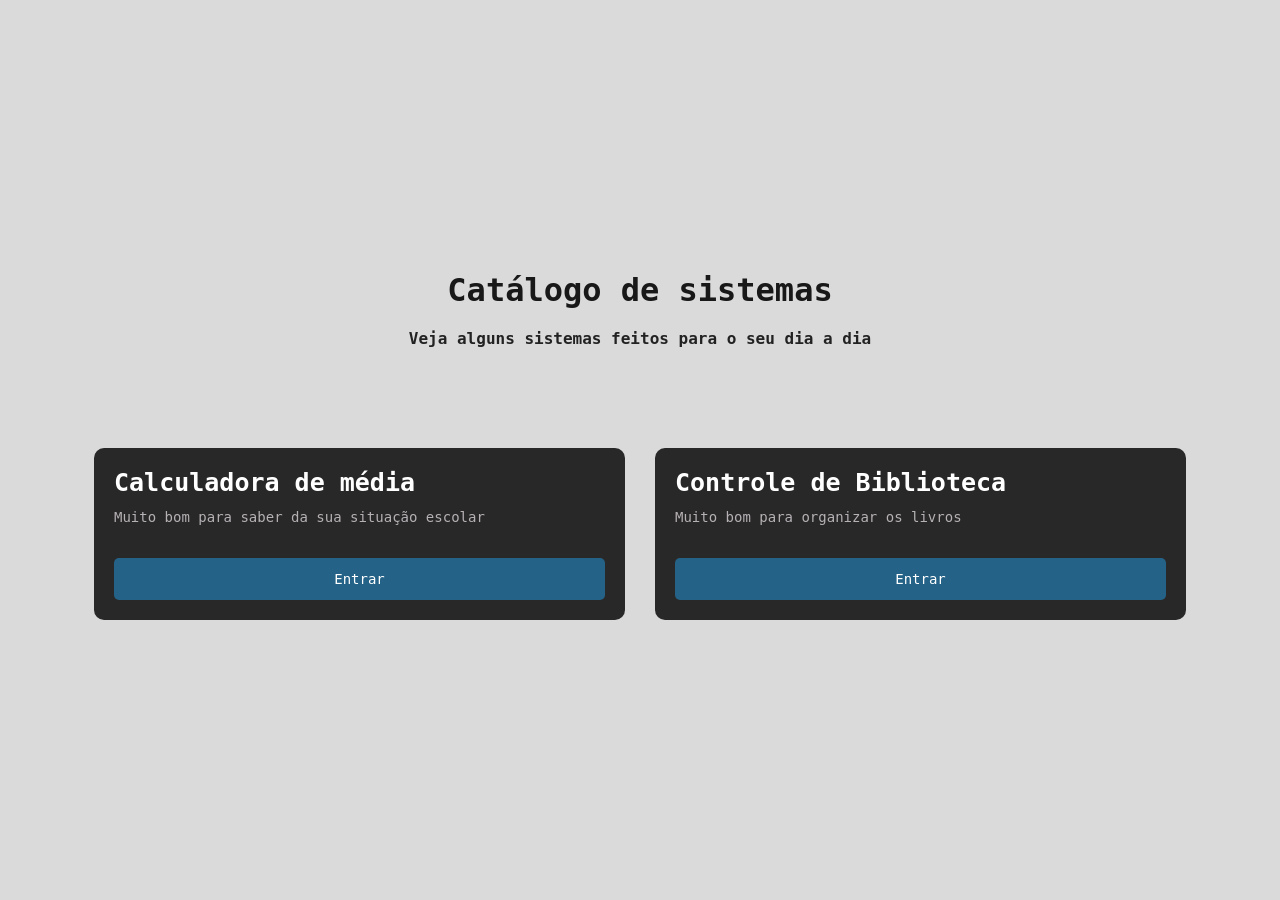
<file: index.html>
<!DOCTYPE html>
<html lang="pt-br">
<head>
    <meta charset="UTF-8">
    <meta name="viewport" content="width=device-width, initial-scale=1.0">
    <link rel="stylesheet" href="CSS/style.css">
    <script src="JS/script.js"></script>
    <title>Início</title>
</head>
<body>
    <div class="cabecalho">
       <h1>Catálogo de sistemas</h1>
       <p>Veja alguns sistemas feitos para o seu dia a dia</p>
    </div>

    <div class="containerSistemas" id="containerSistemas">
     
    </div>
</body>
</html>
</file>
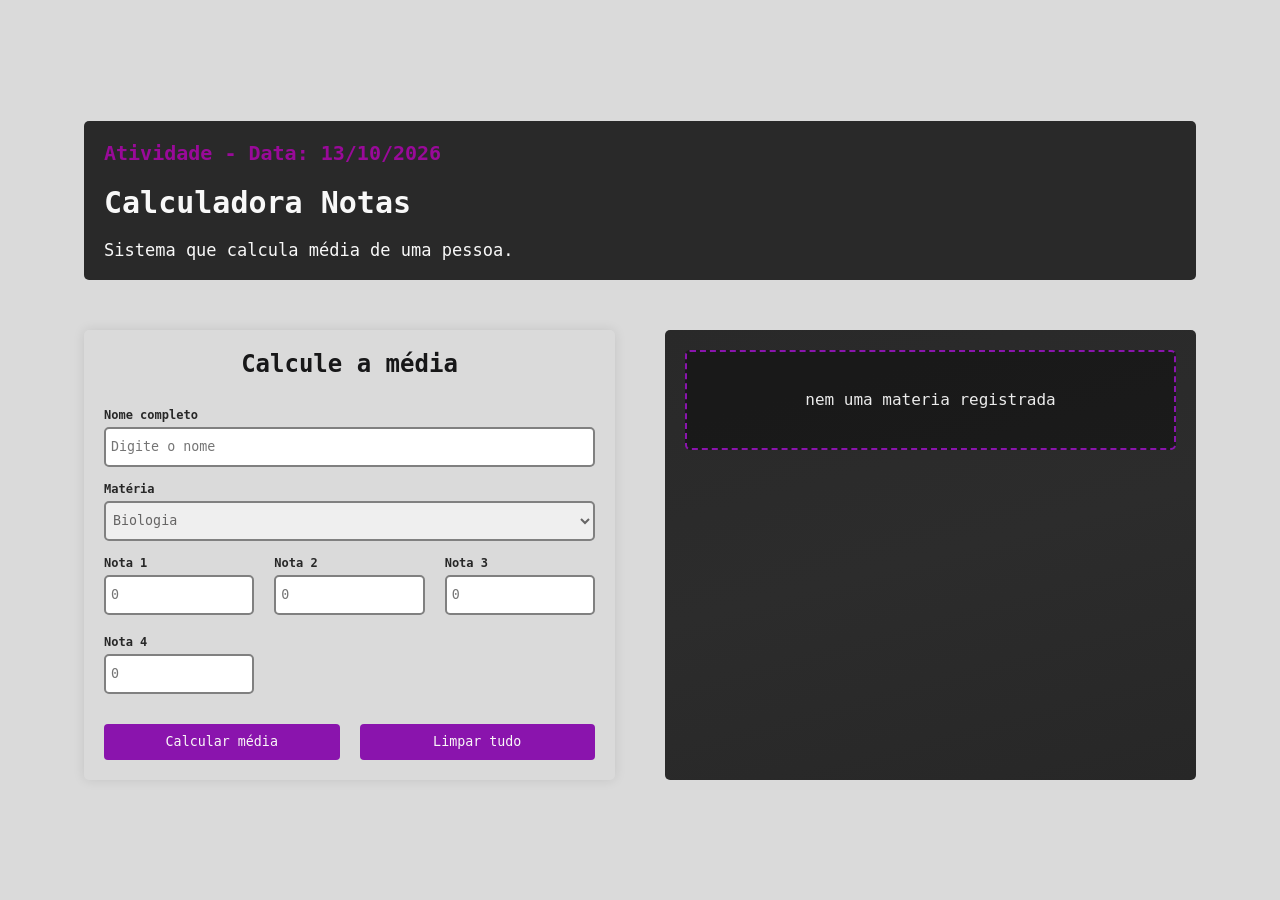
<file: Paginas/CalculadoraNotas.html>
<!DOCTYPE html>
<html lang="pt-br">

<head>
    <meta charset="UTF-8">
    <meta name="viewport" content="width=device-width, initial-scale=1.0">
    <link rel="stylesheet" href="../CSS/CalculadoraNotas.css">
    <script src="../JS/CalculadoraNotas.js" defer></script>
    <title>Calculadora de notas</title>
</head>

<body>

    <div class="containerSite">
        <div class="CabecalhoSite">
            <div class="Data">
                <h3>Atividade - Data: 13/10/2026</h3>
            </div>
            <h1>Calculadora Notas</h1>
            <p>Sistema que calcula média de uma pessoa.</p>
        </div>

        <div class="containerSistema">
            <form id="formulario">
                <div class="titulo">
                    <h2>Calcule a média</h2>
                </div>
                <div class="inputs">
                    <div class="input">
                        <label for="nomeAluno">Nome completo</label>
                        <input type="text" placeholder="Digite o nome" id="nomeAluno">
                    </div>
                    <div class="Select">
                        <label for="materiaAluno">Matéria</label>
                        <select name="materias" id="materias">
                            <option value="biologia">Biologia</option>
                            <option value="filosofia">Filosofia</option>
                            <option value="quimica">Química</option>
                            <option value="matematica">Matemática</option>
                            <option value="fisica">Física</option>
                            <option value="portugues">Português</option>
                            <option value="redacao">Redação</option>
                            <option value="geografia">Geografia</option>
                            <option value="historia">História</option>
                            <option value="sociologia">Sociologia</option>
                        </select>
                    </div>
                    <div class="inputQuadruplo">
                        <div class="input">
                            <label for="nota1">Nota 1</label>
                            <input type="number" id="nota1" placeholder="0">
                        </div>
                        <div class="input">
                            <label for="nota2">Nota 2</label>
                            <input type="number" id="nota2" placeholder="0">
                        </div>
                        <div class="input">
                            <label for="nota3">Nota 3</label>
                            <input type="number" id="nota3" placeholder="0">
                        </div>
                        <div class="input">
                            <label for="nota4">Nota 4</label>
                            <input type="number" id="nota4" placeholder="0">
                        </div>
                    </div>
                </div>

                <div class="botoes">
                    <button id="enviarBtn">Calcular média</button>
                    <button id="limparTudo">Limpar tudo</button>
                </div>
            </form>

            <div class="containerMaterias" id="ContainerMateriasRegistradas">
                <div class="cardSemNada">
                    <p>nem uma materia registrada</p>
                </div>
            </div> 
        </div>
    </div>
</body>

</html>
</file>
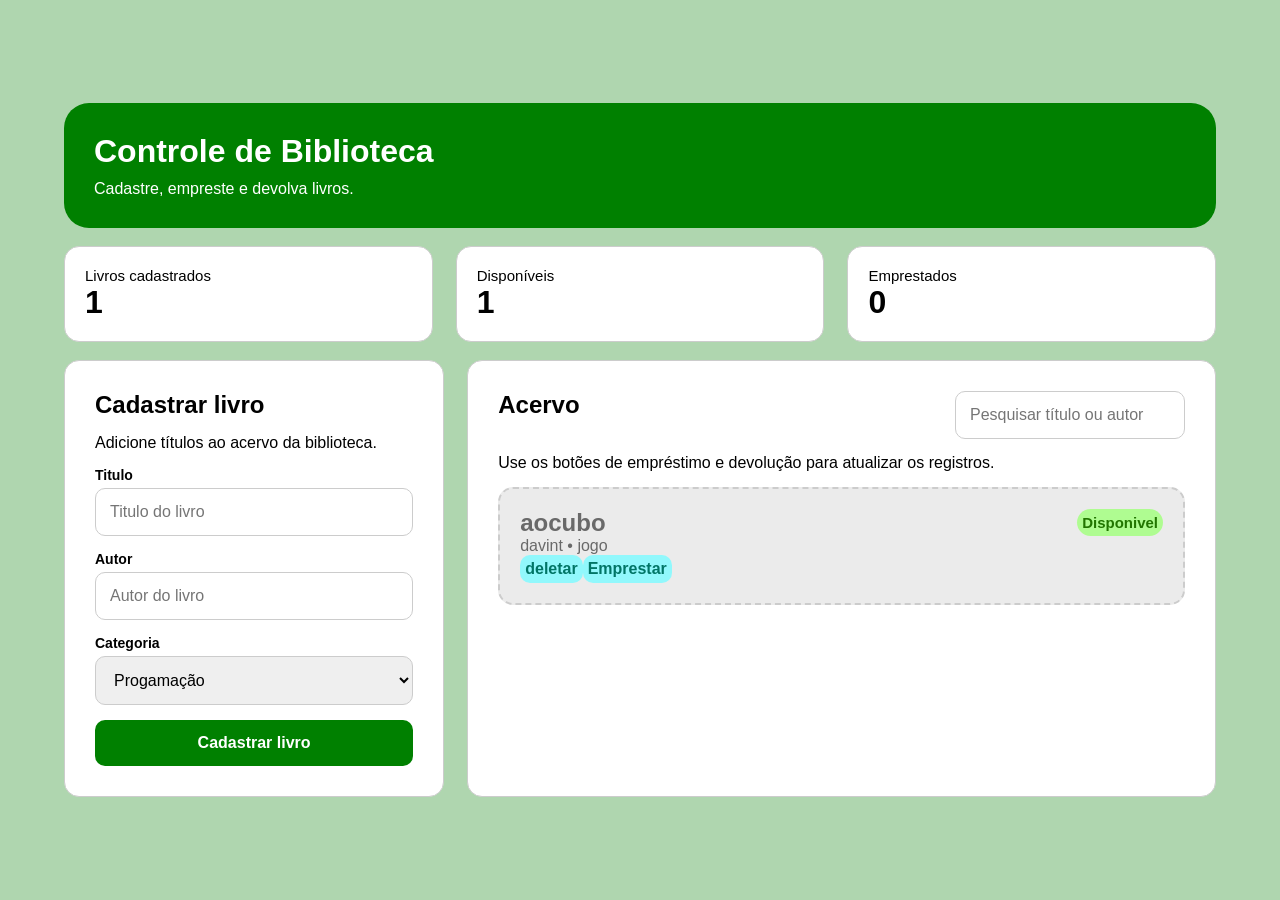
<file: Paginas/ControleBiblioteca.html>
<!DOCTYPE html>
<html lang="pt-br">

<head>
    <meta charset="UTF-8">
    <meta name="viewport" content="width=device-width, initial-scale=1.0">
    <link rel="stylesheet" href="../CSS/ControleBiblioteca.css">
    <script src="../JS/ControleBiblioteca.js" defer></script>
    <title>Controle de Biblioteca</title>
</head>

<body>
    <main>
        <div class="containerTitulo">
            <h1>Controle de Biblioteca</h1>
            <p>Cadastre, empreste e devolva livros.</p>
        </div>
        <div class="cardsInfoContainer">
            <div class="cardInfo">
                <h6>Livros cadastrados</h6>
                <h1 id="numLivrosCastrados">0</h1>
            </div>
            <div class="cardInfo">
                <h6>Disponíveis</h6>
                <h1 id="numDisponiveis">0</h1>
            </div>
            <div class="cardInfo">
                <h6>Emprestados</h6>
                <h1 id="numEmprestados">0</h1>
            </div>
        </div>
        <div class="cardsManageContainer">


            <div class="cardManage" id="form">
                <h2>Cadastrar livro</h2>
                <p>Adicione títulos ao acervo da biblioteca.</p>

                <div class="inputContainer">
                    <label for="inputTitulo">Titulo</label>
                    <input type="text" id="inputTitulo" placeholder="Titulo do livro">
                </div>

                <div class="inputContainer">
                    <label for="inputAutor">Autor</label>
                    <input type="text" id="inputAutor" placeholder="Autor do livro">
                </div>

                <div class="selectContainer">
                    <label for="selectCategoria">Categoria</label>
                    <select name="categoria" id="selectCategoria">
                        <option value="Progamacao">Progamação</option>
                        <option value="Rede">Rede</option>
                        <option value="Design">Design</option>
                        <option value="Outros">Outros</option>
                    </select>
                </div>
                <button type="button" onclick="addBook()">Cadastrar livro</button>
            </div>
            <div class="cardShow">
                <div class="cardShowTop">
                    <h2>Acervo</h2>
                    <input type="text" id="pesquisa" placeholder="Pesquisar título ou autor">
                </div>
                <p>Use os botões de empréstimo e devolução para atualizar os registros.</p>
                <div class="showSearch">
                    <p>Nenhum livro encontrado.</p>
                    <!-- <div class="cardLivro">
                        <div class="cardShowTop">
                            <div class="showSearchInfo">
                                <h2>titulo</h2>
                                <p>Autor • classe</p>
                                <p>Com: nome • Devolver até 00/00/0000</p>

                            </div>
                            <p id="statusTrue">Disponivel</p>
                             <p id="statusFalse">Emprestado</p>
                        </div>
                        <button>deletar</button>
                        <button>Emprestar</button>
                        <button>registar devolucao</button>
                    </div> -->
                </div>
            </div>
        </div>
    </main>
</body>

</html>
</file>
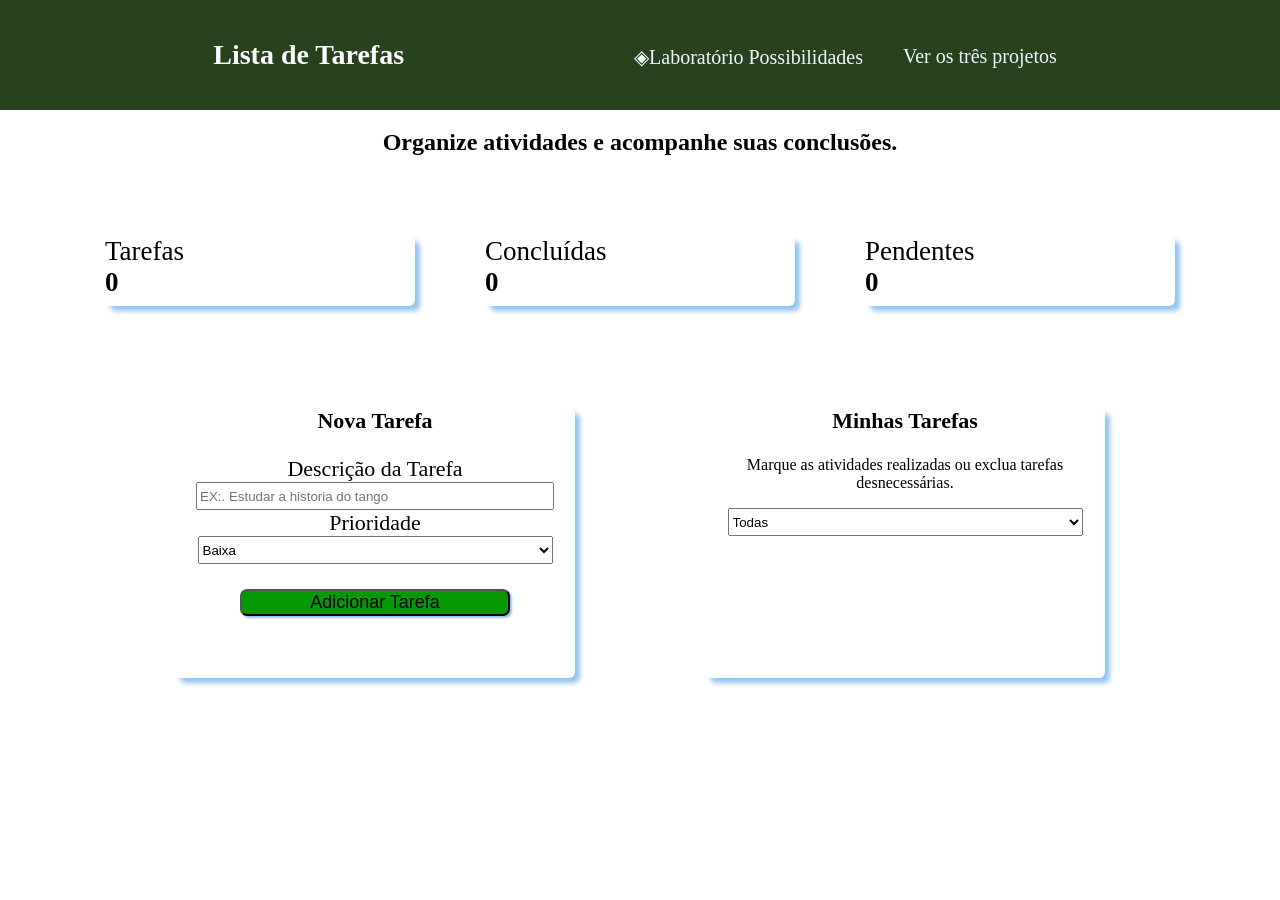
<file: Paginas/docinho.html>
<!DOCTYPE html>
<html lang="en">

<head>
    <meta charset="UTF-8">
    <meta name="viewport" content="width=device-width, initial-scale=1.0">
    <title>Lista de Tarefa</title>
    <link rel="stylesheet" href="../CSS/docinho.css">
     
</head>

<body>
    <header>  
         <h1>Lista de Tarefas</h1>
        <a href="">◈Laboratório Possibilidades</a>
        <a href="">Ver os três projetos</a>
    </header>
    <h2>Organize atividades e acompanhe suas conclusões.</h2>
      <main class="loc">

    <div class="lulu">
      
           
            <div class="rut">
                <span>Tarefas</span><br>
                <strong id="t-total">0</strong>
            </div>

             <div class="rut">
                <span>Concluídas</span><br>
                <strong id="t-feit">0</strong>
            </div>

             <div class="rut">
                <span>Pendentes</span><br>
                <strong id="t-pend">0</strong>
            </div>
        </div>
        <div class="luc">
           
            <section class="tuctuc">
               <form class="blue" id="truc-form">
                

                <div class="fiel">
                     <h3>Nova Tarefa</h3>
                     <label for="tarefa">Descrição da Tarefa</label>
                <input type="text" id="tarefa" placeholder="EX:. Estudar a historia do tango" required><br>
                     <label for="prior">Prioridade</label><br>
                     <select name="pri" id="prior" required>
                        <option value="Baixa">Baixa</option>
                        <option value="Média">Média</option>
                        <option value="Alta">Alta</option>
                     </select>
                    
                              <button type="submit">Adicionar Tarefa</button>
                     </div>
                    
            </form>
            </section>
            <section class="tactac">
                <div class="fiel">
                  <h3>Minhas Tarefas</h3>
                   <p class="intro">Marque as atividades realizadas ou exclua tarefas desnecessárias.</p>
                <select name="ta" id="filtro" class="love">
                    <option value="todas">Todas</option>
                    <option value="pend">Pendentes</option>
                    <option value="concl">Concluída</option>
                </select>
                </div>
                

                    <div id="lista" class="itens"></div>
            </section>
            <script src="../JS/docinho.js"></script>
         
        </div>
        </main>
       
    </div>


</body>

</html>
</file>
<file: CSS/style.css>
@import url('https://fonts.googleapis.com/css2?family=Roboto+Mono:ital,wght@0,100..700;1,100..700&display=swap');

* {
    margin: 0;
    padding: 0;
    box-sizing: border-box;
    font-family: "RobotoMono", monospace;
}

body {
    background-color: #dadada;
    min-height: 100vh;
    display: flex;
    flex-direction: column;
    gap: 50px;
    justify-content: center;
}

.cabecalho {
    padding: 20px;
    width: 100%;
    justify-content: center;
    align-items: center;
    display: flex;
    flex-direction: column;
    gap: 20px;
}

.cabecalho h1 {
    color: #181818;
}

.cabecalho p {
    color: #222222;
    font-weight: 700;
}

.containerSistemas {
    width: 90%;
    margin: 0 auto;
    padding: 30px;
    gap: 30px;
    display: grid;
    grid-template-columns: repeat(auto-fit, minmax(365px, 1fr));
}

.cardSistema {
    width: 100%;
    min-height: 170px;
    background-color: #292828;
    display: flex;
    flex-direction: column;
    justify-content: space-between;
    padding: 20px;
    gap: 30px;
    border-radius: 10px;
    transition: 0.5s;
}

.cardSistema:hover {
    transform: translateY(-3px);
}

.cabecalhoCard {
    width: 100%;
    display: flex;
    flex-direction: column;
    gap: 10px;
    color: #dadada;
}

.cabecalhoCard h2 {
    color: #ffffff;
    font-size: 25px;
}

.cabecalhoCard p {
    color: #b5b1b5;
    font-size: 14px;
    line-height: 1.5;
}

.botoes {
    height: 42px;
    width: 100%;
}

.botoes a {
    width: 100%;
    height: 100%;
    display: flex;
    justify-content: center;
    align-items: center;
    background-color: #246387;
    color: #ffffff;
    text-decoration: none;
    font-weight: 500;
    font-size: 14px;
    border-radius: 5px;
    transition: 0.5s;
}

.botoes a:hover {
    background-color: #125f6d;
    transform: translateY(-2px);
}
</file>
<file: CSS/CalculadoraNotas.css>
@import url('https://fonts.googleapis.com/css2?family=Roboto+Mono:ital,wght@0,100..700;1,100..700&display=swap');

* {
    margin: 0;
    padding: 0;
    box-sizing: border-box;
    font-family: "RobotoMono", monospace;
}

:root {
    --fundo-body: #dadada;
    --Titulo: #f8f8f8;
    --tituloSecundario: #eeeaea;
}

body {
    min-height: 100vh;
    display: flex;
    flex-direction: column;
    justify-content: center;
    align-items: center;
    background-color: var(--fundo-body);
}

.containerSite {
    width: 90%;
    max-width: 1200px;
    min-height: 100px;
    display: flex;
    flex-direction: column;
    gap: 50px;
    padding: 20px;
}

.CabecalhoSite {
    width: 100%;
    background-color: #292929;
    display: flex;
    flex-direction: column;
    gap: 20px;
    border-radius: 5px;
    padding: 20px;
}

.CabecalhoSite .Data {
    width: 100%;
    display: flex;
    justify-content: flex-start;
}

.CabecalhoSite .Data h3 {
    color: rgb(153, 10, 153);
    font-size: 20px;
}

.CabecalhoSite h1 {
    color: var(--Titulo);
    font-size: 30px;
}

.CabecalhoSite p {
    color: var(--Titulo);
    font-size: 17px;
}

.containerSistema {
    width: 100%;
    min-height: 100px;
    display: flex;
    align-items: stretch;
    justify-content: space-between;
    flex-wrap: wrap;
    gap: 50px;
}

form {

    flex: 1 1 350px;
    min-height: 450px;
    display: flex;
    justify-content: center;
    flex-direction: column;
    gap: 30px;
    box-shadow: 0 0 12px rgba(0, 0, 0, 0.103);
    padding: 20px;
    border-radius: 5px;
}

form .titulo {
    text-align: center;
    color: #171718;
}

.inputs {
    width: 100%;
    display: flex;
    flex-direction: column;
    gap: 15px;
}

.input,
.Select {
    width: 100%;
    display: flex;
    flex-direction: column;
    gap: 5px;
}

.Select select {
    height: 40px;
    padding: 3px;
    border-radius: 5px;
    border: 2px solid grey;
    outline: none;
    transition: 0.5s;
    color: #666565;
}

.input input {
    height: 40px;
    padding: 5px;
    border-radius: 5px;
    border: 2px solid grey;
    outline: none;
    transition: 0.5s;
    color: #666565;
}

.input input:hover,
.Select select:hover {
    box-shadow: 0 0px 0px 2px #2020202f;
}

.input input:focus,
.Select select:focus {
    box-shadow: 0 0px 0px 2px #640b6450;
}

.input label,
.Select label {
    font-size: 12px;
    color: #272727;
    font-weight: bold;
}

.inputQuadruplo {
    width: 100%;
    justify-content: flex-start;
    align-items: center;
    gap: 20px;
    display: grid;
    grid-template-columns: repeat(auto-fit, minmax(120px, 1fr));
}

.botoes {
    width: 100%;
    gap: 20px;
    display: grid;
    grid-template-columns: repeat(auto-fit, minmax(40%, 1fr));
}

.botoes button {
    height: 36px;
    border-radius: 4px;
    border: none;
    background-color: #8a14ad;
    color: #faf8f8;
    transition: 0.5s;
}

.botoes button:hover {
    transform: translateY(-2px);
}

.containerMaterias {

    flex: 1 1 350px;
    border-radius: 5px;
    gap: 20px;
    background: linear-gradient(165deg, #292929, #2c2c2c, #272727);
    height: 450px;
    overflow-y: auto;
    overflow-x: hidden;
    padding: 20px;
    display: flex;
    flex-direction: column;
    justify-content: flex-start;
    align-items: center;
    transition: 0.5s;
}

.card {
    width: 100%;
    min-height: 120px;
    display: flex;
    padding: 10px;
    justify-content: flex-start;
    align-items: stretch;
    border-radius: 5px;
    gap: 15px;
    background-color: #f7f7f7;
    transition: 0.5s;
}

.card:hover {
    transform: translateY(-2px);
}

.card .imagem {
    width: 30%;
    display: flex;
    justify-content: center;
    align-items: stretch;
}

.card .imagem img {
    width: 100%;
    object-fit: cover;
}

.card .InformacaoMateria {
    width: 70%;
    justify-content: space-between;
    display: flex;
    flex-direction: column;
}

.card .InformacaoMateria h2 {
    font-size: 20px;
    color: #8a14ad;
}

.card .InformacaoMateria p {
    font-size: 12px;
    color: #555454;
}

.cardSemNada {
    width: 100%;
    height: 100px;
    display: flex;
    justify-content: center;
    align-items: center;
    border-radius: 5px;
    border: 2px dashed #8a14ad;
    background-color: #00000062;
}

.cardSemNada p {
    color: #ebebeb;
}
</file>
<file: CSS/ControleBiblioteca.css>
* {
    font-family: Arial, Helvetica, sans-serif;
    margin: 0;
    padding: 0;
}


body {
    background-color: rgb(175, 214, 175);
}

main {
    min-height: 100vh;
    display: flex;
    flex-direction: column;
    justify-content: center;
    align-items: center;
    gap: 2vh;


}

h6 {
    font-size: 15px;
    font-weight: 100;
}

.containerTitulo {
    display: flex;
    width: 90%;
    flex-direction: column;
    gap: 10px;
    padding: 30px;
    border-radius: 25px;
    background-color: green;
    color: white;
    box-sizing: border-box;
}

.cardsInfoContainer {
    width: 90%;
    display: flex;
    justify-content: space-between;

}

.cardInfo {

    display: flex;
    flex-direction: column;
    padding: 20px;
    box-sizing: border-box;
    min-width: 32%;
    background-color: white;
    border-radius: 15px;
    border: 1px solid #ccc;
}

.cardsManageContainer {
    display: flex;
    width: 90%;
    justify-content: space-between;
}

.cardManage {
    display: flex;
    flex-direction: column;
    gap: 15px;
    padding: 30px;
    box-sizing: border-box;
    min-width: 33%;
    height: min-content;
    background-color: white;
    border-radius: 15px;
    border: 1px solid #ccc;
}

.inputContainer {
    display: flex;
    flex-direction: column;
    gap: 5px;
}

label {
    font-size: 14px;
    font-weight: bold;
}

input {
    padding: 14px;
    border: 1px solid #ccc;
    border-radius: 10px;
    font-size: 16px;
}

.selectContainer {
    display: flex;
    flex-direction: column;
    gap: 5px;
}

select {
    padding: 14px;
    border: 1px solid #ccc;
    border-radius: 10px;
    font-size: 16px;
}

button {
    padding: 14px;
    border: none;
    background-color: green;
    border-radius: 10px;
    color: white;
    font-size: 16px;
    font-weight: bold;
    transition: 0.5s;
}

button:active {
    transform: translateY(-2px);
    background-color: rgb(0, 100, 0);
}

.cardShow {
    display: flex;
    flex-direction: column;
    gap: 15px;
    padding: 30px;
    box-sizing: border-box;
    min-width: 65%;
    background-color: white;
    border-radius: 15px;
    border: 1px solid #ccc;
}

.cardShowTop {
    width: 100%;
    display: flex;
    justify-content: space-between;
}

.showSearch {
    display: flex;
    flex-direction: column;
    justify-content: center;
    align-items: center;
    gap: 15px;
    padding: 20px;
    box-sizing: border-box;
    min-width: 32%;
    min-height: 100px;
    background-color: #ebebeb;
    border-radius: 15px;
    border: 2px solid #ccc;
    border-style: dashed;
    font-size: 16px;
    color: #696969;
}

.cardLivro{
    width: 100%;
}

#statusTrue{
    display: inline-block;
    font-size: 15px;
    padding: 5px;
    height: min-content;
    color: rgb(34, 117, 1);
    font-weight: bold;
    border-radius: 100px;
    background-color: rgba(168, 255, 134, 0.877);
}

#statusFalse{
    display: inline-block;
    font-size: 15px;
    padding: 5px;
    height: min-content;
    color: rgb(117, 109, 1);
    font-weight: bold;
    border-radius: 100px;
    background-color: rgba(255, 253, 134, 0.877);
}

.cardLivro button{
    padding: 5px;
     color: rgb(1, 117, 102);
     background-color: rgba(134, 251, 255, 0.877);
}
</file>
<file: CSS/docinho.css>
body{
    margin: 0;
   
}

header {
    background-color: #27421c; 
    color: #ffffff; 
    padding: 20px 10px; 
    font-size: 14px;  
    display: flex;
    justify-content: center;
    gap: 20px;

}
h1{
    padding-right: 200px;
}

 a {
    color:aliceblue ; 
    text-decoration: none;
    margin: 0 10px;
    margin-top: 25px;
    font-size: 20px;
   
}

 a:hover {
    text-decoration: none;
}
h2{
    align-items: center;
    display: flex;
    justify-content: center;
}
.lulu{
   display: flex; 
 justify-content: center;
 gap: 70px;
 margin-top: 80px;
  
}
.rut{
    width: 310px;
    height: 70px;
    box-shadow: 5px 5px 5px rgb(145, 196, 240);
    border-radius: 6px;
    font-size: 27px;
   
}

.rut:hover{
 transform: scale(1.05);
}

.luc{
   display: flex; 
 justify-content: center;
 gap: 130px;
 margin-top: 80px;

  
}
.fiel{
    width: 400px;
    height: 270px;
     box-shadow: 5px 5px 5px  rgb(145, 196, 240);
    border-radius: 6px;
   text-align: center;
   
}

button{
    font-size: 18px;
      margin-top: 25px;
    border-radius: 7px;
    background-color: #069906;
    box-shadow: 2px 2px 2px rgb(145, 196, 240);
 width: 270px;
}
button:hover{
    background-color: rgba(3, 51, 114, 0.829);
}

.fiel:hover{
 transform: scale(1.05);
}
h3{
    font-size: 22px;
}
label{
    font-size: 22px;
}
input{
     width: 350px;
     height: 22px;
}
select{
    width: 355px;
    height: 28px;
}
</file>
